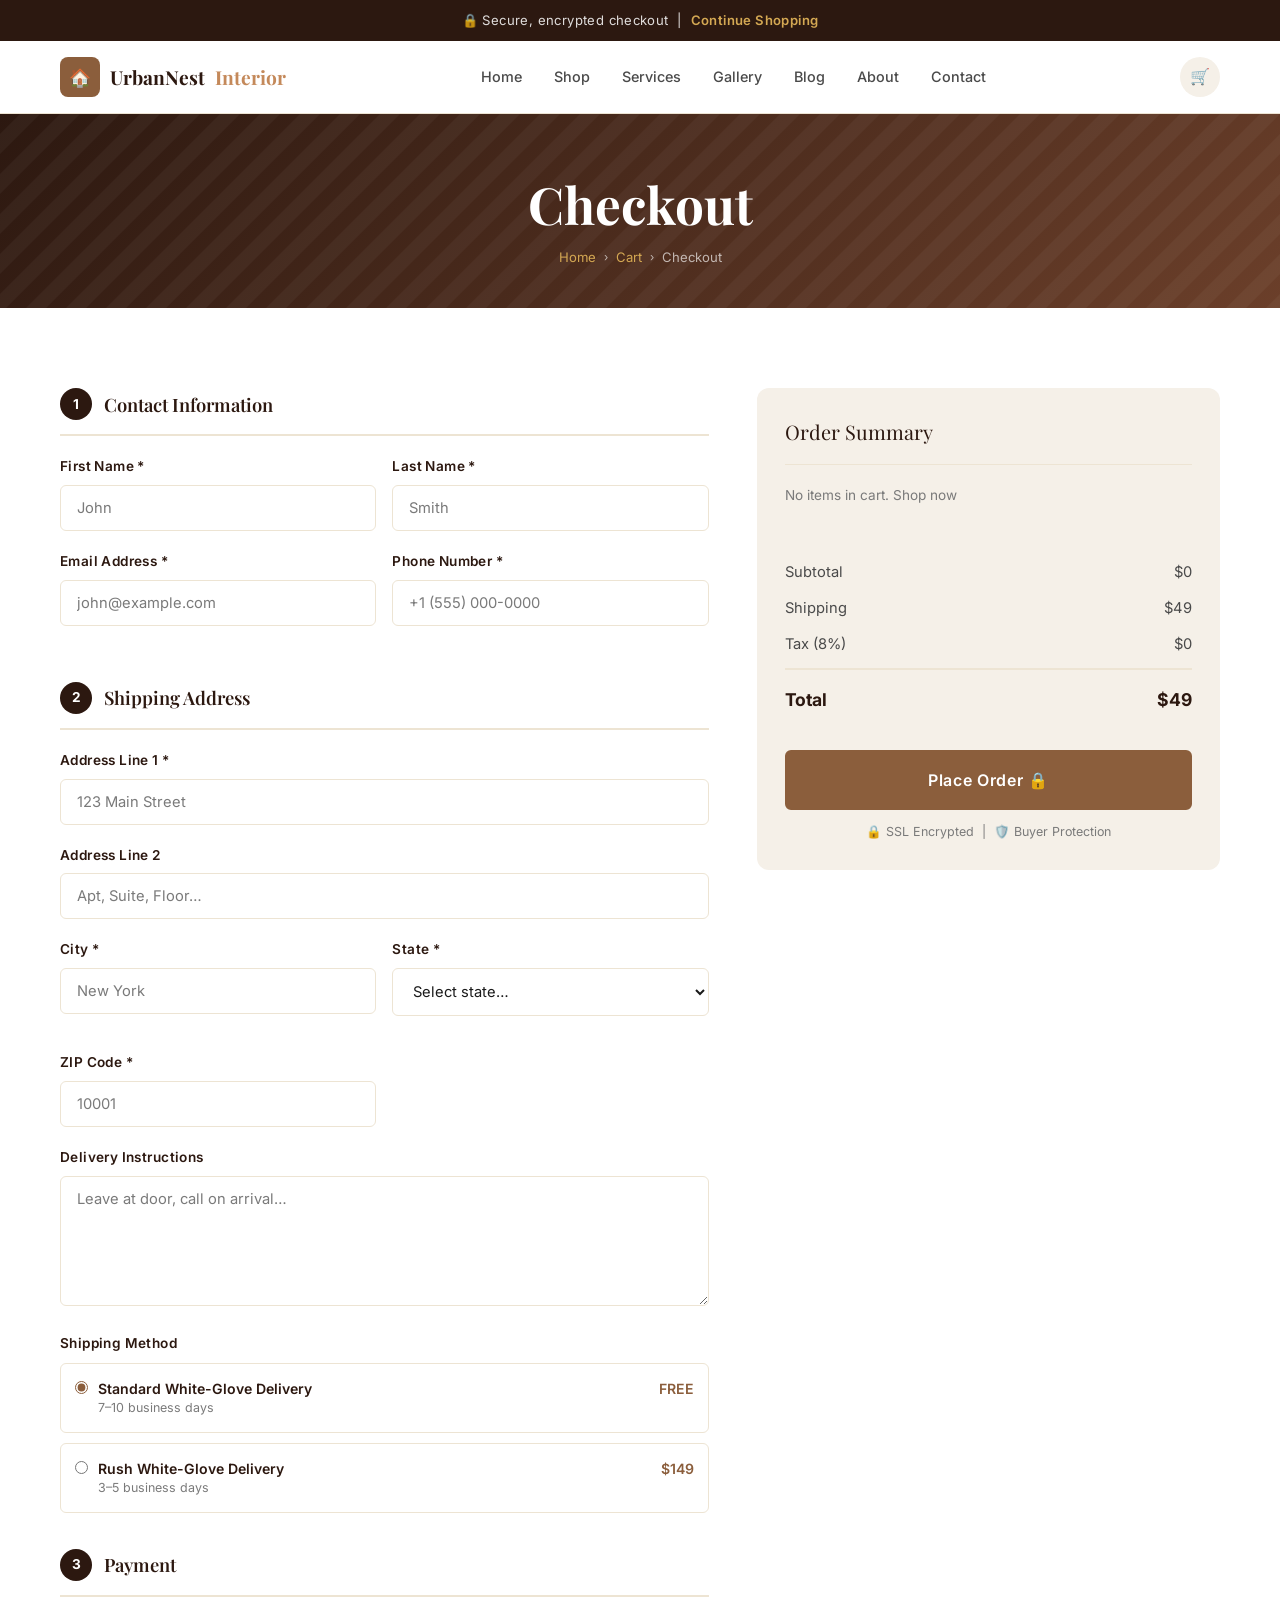
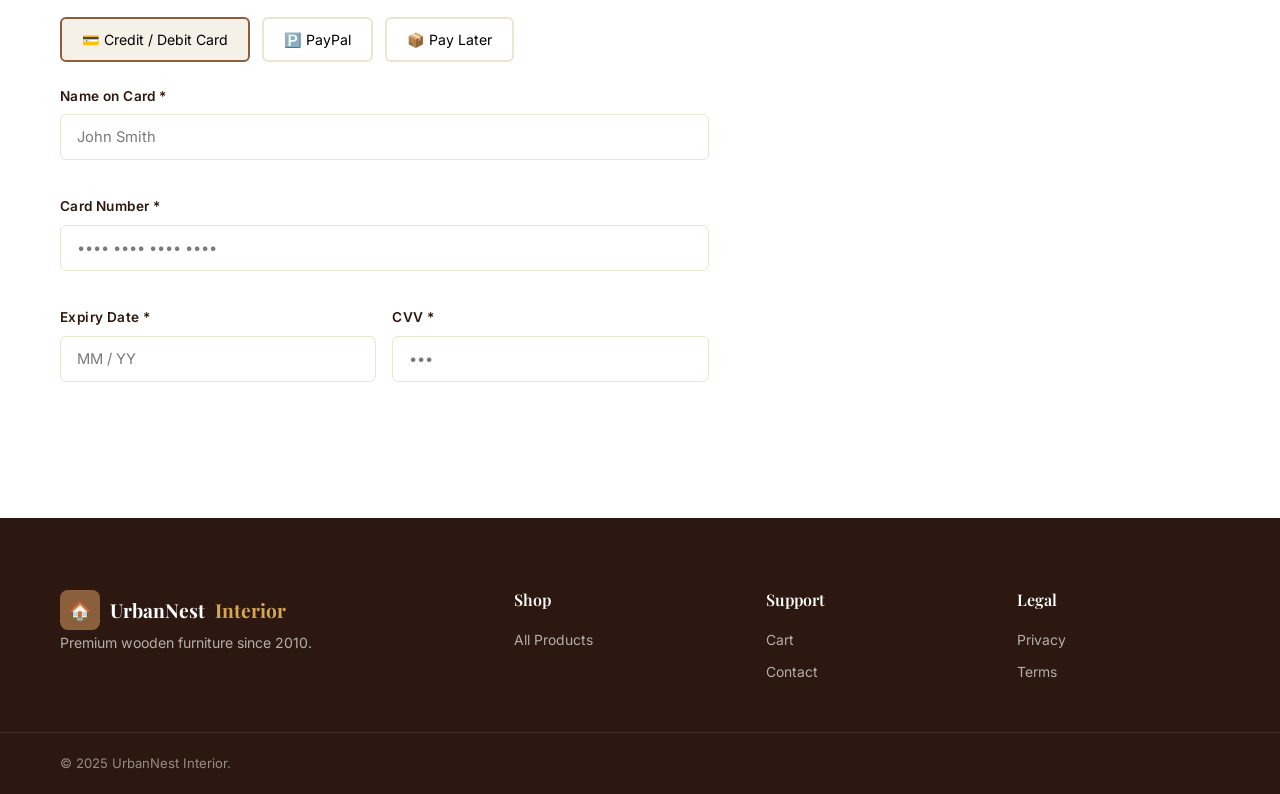
<file: checkout.html>
<!DOCTYPE html>
<html lang="en">
<head>
  <meta charset="UTF-8">
  <meta name="viewport" content="width=device-width, initial-scale=1.0">
  <title>Checkout — UrbanNest Interior</title>
  <link rel="stylesheet" href="css/style.css">
  <link rel="preconnect" href="https://fonts.googleapis.com">
  <style>
    .checkout-layout { display:grid; grid-template-columns:1.4fr 1fr; gap:48px; align-items:start; }
    .checkout-step { margin-bottom:36px; }
    .checkout-step__header { display:flex; align-items:center; gap:12px; margin-bottom:20px; padding-bottom:14px; border-bottom:2px solid var(--cream-dark); }
    .checkout-step__num { width:32px; height:32px; border-radius:50%; background:var(--brown-dark); color:#fff; font-weight:700; font-size:0.85rem; display:flex; align-items:center; justify-content:center; flex-shrink:0; }
    .checkout-step__title { font-family:var(--font-heading); font-size:1.15rem; font-weight:600; color:var(--brown-dark); }
    .payment-method { display:flex; gap:12px; flex-wrap:wrap; margin-bottom:24px; }
    .pay-btn { padding:12px 20px; border:2px solid var(--cream-dark); border-radius:var(--radius-sm); background:var(--white); font-size:0.88rem; cursor:pointer; transition:all var(--transition); }
    .pay-btn.active { border-color:var(--brown-main); background:var(--cream); }
    .card-fields { display:grid; gap:16px; }
    .card-row { display:grid; grid-template-columns:1fr 1fr; gap:16px; }
    .secure-badge { display:flex; align-items:center; gap:8px; font-size:0.78rem; color:var(--text-light); justify-content:center; margin-top:12px; }
    .checkout-success { display:none; text-align:center; padding:60px 20px; }
    @media(max-width:900px){ .checkout-layout{grid-template-columns:1fr;} }
    @media(max-width:500px){ .card-row{grid-template-columns:1fr;} }
  </style>
</head>
<body>

<div class="notif-bar">🔒 Secure, encrypted checkout &nbsp;|&nbsp; <a href="shop.html">Continue Shopping</a></div>

<header class="header">
  <div class="container"><div class="header__inner">
    <a href="index.html" class="logo"><div class="logo__icon">🏠</div>UrbanNest<span> Interior</span></a>
    <nav class="nav">
      <a href="index.html" class="nav__link">Home</a><a href="shop.html" class="nav__link">Shop</a>
      <a href="services.html" class="nav__link">Services</a><a href="gallery.html" class="nav__link">Gallery</a>
      <a href="blog.html" class="nav__link">Blog</a><a href="about.html" class="nav__link">About</a>
      <a href="contact.html" class="nav__link">Contact</a>
    </nav>
    <div class="header__actions">
      <a href="cart.html" class="cart-btn">🛒<span class="cart-count" style="display:none">0</span></a>
    </div>
    <button class="hamburger"><span></span><span></span><span></span></button>
  </div></div>
</header>
<nav class="mobile-nav">
  <a href="index.html" class="mobile-nav__link">Home</a><a href="shop.html" class="mobile-nav__link">Shop</a>
  <a href="cart.html" class="mobile-nav__link">🛒 Cart</a><a href="contact.html" class="mobile-nav__link">Contact</a>
</nav>

<section class="page-hero" style="padding:60px 0 40px">
  <div class="container page-hero__content">
    <h1 class="page-hero__title">Checkout</h1>
    <div class="breadcrumb">
      <a href="index.html">Home</a><span class="breadcrumb__sep">›</span>
      <a href="cart.html">Cart</a><span class="breadcrumb__sep">›</span>
      <span>Checkout</span>
    </div>
  </div>
</section>

<!-- Order success (shown after submit) -->
<div id="checkout-success" class="checkout-success">
  <div style="font-size:5rem;margin-bottom:20px">✅</div>
  <h2 style="font-family:var(--font-heading);font-size:2rem;color:var(--brown-dark);margin-bottom:12px">Order Confirmed!</h2>
  <p style="color:var(--text-mid);max-width:480px;margin:0 auto 32px;line-height:1.8">Thank you for your order! We've sent a confirmation to your email. Your handcrafted furniture will be delivered within 7–10 business days with our white-glove service.</p>
  <div style="background:var(--cream);border-radius:var(--radius-md);padding:24px;max-width:360px;margin:0 auto 32px">
    <div style="font-size:0.88rem;color:var(--text-mid)">Order Number</div>
    <div id="order-num" style="font-family:var(--font-heading);font-size:1.5rem;color:var(--brown-dark);font-weight:700">WC-00000</div>
  </div>
  <div style="display:flex;gap:16px;justify-content:center;flex-wrap:wrap">
    <a href="shop.html" class="btn btn--primary btn--lg">Continue Shopping</a>
    <a href="index.html" class="btn btn--outline btn--lg">Back to Home</a>
  </div>
</div>

<section id="checkout-section" class="section">
  <div class="container">
    <div class="checkout-layout">
      <!-- Left: Form -->
      <div>

        <!-- Step 1: Contact -->
        <div class="checkout-step">
          <div class="checkout-step__header">
            <div class="checkout-step__num">1</div>
            <div class="checkout-step__title">Contact Information</div>
          </div>
          <div class="form-row">
            <div class="form-group">
              <label class="form-label">First Name *</label>
              <input type="text" class="form-control" placeholder="John" required id="fname">
            </div>
            <div class="form-group">
              <label class="form-label">Last Name *</label>
              <input type="text" class="form-control" placeholder="Smith" required id="lname">
            </div>
          </div>
          <div class="form-row">
            <div class="form-group">
              <label class="form-label">Email Address *</label>
              <input type="email" class="form-control" placeholder="john@example.com" required>
            </div>
            <div class="form-group">
              <label class="form-label">Phone Number *</label>
              <input type="tel" class="form-control" placeholder="+1 (555) 000-0000" required>
            </div>
          </div>
        </div>

        <!-- Step 2: Shipping -->
        <div class="checkout-step">
          <div class="checkout-step__header">
            <div class="checkout-step__num">2</div>
            <div class="checkout-step__title">Shipping Address</div>
          </div>
          <div class="form-group">
            <label class="form-label">Address Line 1 *</label>
            <input type="text" class="form-control" placeholder="123 Main Street" required>
          </div>
          <div class="form-group">
            <label class="form-label">Address Line 2</label>
            <input type="text" class="form-control" placeholder="Apt, Suite, Floor…">
          </div>
          <div class="form-row">
            <div class="form-group">
              <label class="form-label">City *</label>
              <input type="text" class="form-control" placeholder="New York" required>
            </div>
            <div class="form-group">
              <label class="form-label">State *</label>
              <select class="form-control" required>
                <option value="">Select state…</option>
                <option>Alabama</option><option>Alaska</option><option>Arizona</option>
                <option>California</option><option>Colorado</option><option>Connecticut</option>
                <option>Florida</option><option>Georgia</option><option>Hawaii</option>
                <option>Illinois</option><option>Massachusetts</option><option>Michigan</option>
                <option>New York</option><option>North Carolina</option><option>Ohio</option>
                <option>Pennsylvania</option><option>Texas</option><option>Vermont</option>
                <option>Virginia</option><option>Washington</option>
              </select>
            </div>
            <div class="form-group">
              <label class="form-label">ZIP Code *</label>
              <input type="text" class="form-control" placeholder="10001" required>
            </div>
          </div>
          <div class="form-group">
            <label class="form-label">Delivery Instructions</label>
            <textarea class="form-control" rows="2" placeholder="Leave at door, call on arrival…"></textarea>
          </div>

          <!-- Shipping method -->
          <div class="form-group" style="margin-top:20px">
            <label class="form-label">Shipping Method</label>
            <div style="display:flex;flex-direction:column;gap:10px;margin-top:8px">
              <label class="check-label" style="padding:14px;border:1.5px solid var(--cream-dark);border-radius:var(--radius-sm);cursor:pointer">
                <input type="radio" name="shipping" value="standard" checked>
                <div style="flex:1">
                  <span style="font-weight:600;color:var(--brown-dark)">Standard White-Glove Delivery</span>
                  <span style="display:block;font-size:0.78rem;color:var(--text-light)">7–10 business days</span>
                </div>
                <span style="font-weight:600;color:var(--brown-main)">FREE</span>
              </label>
              <label class="check-label" style="padding:14px;border:1.5px solid var(--cream-dark);border-radius:var(--radius-sm);cursor:pointer">
                <input type="radio" name="shipping" value="rush">
                <div style="flex:1">
                  <span style="font-weight:600;color:var(--brown-dark)">Rush White-Glove Delivery</span>
                  <span style="display:block;font-size:0.78rem;color:var(--text-light)">3–5 business days</span>
                </div>
                <span style="font-weight:600;color:var(--brown-main)">$149</span>
              </label>
            </div>
          </div>
        </div>

        <!-- Step 3: Payment -->
        <div class="checkout-step">
          <div class="checkout-step__header">
            <div class="checkout-step__num">3</div>
            <div class="checkout-step__title">Payment</div>
          </div>
          <div class="payment-method">
            <button class="pay-btn active" onclick="setPayMethod(this,'card')">💳 Credit / Debit Card</button>
            <button class="pay-btn" onclick="setPayMethod(this,'paypal')">🅿️ PayPal</button>
            <button class="pay-btn" onclick="setPayMethod(this,'affirm')">📦 Pay Later</button>
          </div>

          <div id="card-fields" class="card-fields">
            <div class="form-group">
              <label class="form-label">Name on Card *</label>
              <input type="text" class="form-control" placeholder="John Smith" required>
            </div>
            <div class="form-group">
              <label class="form-label">Card Number *</label>
              <input type="text" class="form-control" placeholder="•••• •••• •••• ••••" maxlength="19" id="card-num" required>
            </div>
            <div class="card-row">
              <div class="form-group">
                <label class="form-label">Expiry Date *</label>
                <input type="text" class="form-control" placeholder="MM / YY" maxlength="7" required>
              </div>
              <div class="form-group">
                <label class="form-label">CVV *</label>
                <input type="text" class="form-control" placeholder="•••" maxlength="4" required>
              </div>
            </div>
          </div>

          <div id="paypal-fields" style="display:none;padding:24px;background:var(--cream);border-radius:var(--radius-sm);text-align:center;color:var(--text-mid);">
            You'll be redirected to PayPal to complete your payment securely.
          </div>
          <div id="affirm-fields" style="display:none;padding:24px;background:var(--cream);border-radius:var(--radius-sm);text-align:center;color:var(--text-mid);">
            Pay later with 0% APR for 12 months on qualifying orders. You'll be directed to our financing partner.
          </div>
        </div>

      </div>

      <!-- Right: Summary -->
      <div>
        <div class="order-summary" style="position:sticky;top:88px">
          <div class="order-summary__title">Order Summary</div>
          <div id="checkout-items-list" style="margin-bottom:16px;min-height:60px;"></div>
          <div class="summary-row"><span>Subtotal</span><span id="co-subtotal">—</span></div>
          <div class="summary-row"><span>Shipping</span><span id="co-shipping">FREE</span></div>
          <div class="summary-row"><span>Tax (8%)</span><span id="co-tax">—</span></div>
          <div class="summary-row summary-row--total"><span>Total</span><span id="co-total">—</span></div>

          <button class="btn btn--primary btn--full btn--lg" style="margin-top:24px" onclick="placeOrder(event)">
            Place Order 🔒
          </button>
          <div class="secure-badge">🔒 SSL Encrypted &nbsp;|&nbsp; 🛡️ Buyer Protection</div>
        </div>
      </div>
    </div>
  </div>
</section>

<footer class="footer">
  <div class="container">
    <div class="footer__grid">
      <div class="footer__brand"><a href="index.html" class="logo" style="color:#fff"><div class="logo__icon">🏠</div>UrbanNest<span style="color:var(--gold)"> Interior</span></a><p class="footer__desc">Premium wooden furniture since 2010.</p></div>
      <div><h4 class="footer__heading">Shop</h4><div class="footer__links"><a href="shop.html" class="footer__link">All Products</a></div></div>
      <div><h4 class="footer__heading">Support</h4><div class="footer__links"><a href="cart.html" class="footer__link">Cart</a><a href="contact.html" class="footer__link">Contact</a></div></div>
      <div><h4 class="footer__heading">Legal</h4><div class="footer__links"><a href="#" class="footer__link">Privacy</a><a href="#" class="footer__link">Terms</a></div></div>
    </div>
  </div>
  <div style="border-top:1px solid rgba(255,255,255,0.1);padding:20px 0;"><div class="container" style="font-size:0.82rem;color:rgba(255,255,255,0.5);">© 2025 UrbanNest Interior.</div></div>
</footer>

<script src="js/main.js"></script>
<script>
function setPayMethod(btn, method) {
  document.querySelectorAll('.pay-btn').forEach(b => b.classList.remove('active'));
  btn.classList.add('active');
  document.getElementById('card-fields').style.display = method === 'card' ? 'grid' : 'none';
  document.getElementById('paypal-fields').style.display = method === 'paypal' ? 'block' : 'none';
  document.getElementById('affirm-fields').style.display = method === 'affirm' ? 'block' : 'none';
}

// Card number formatting
const cardInput = document.getElementById('card-num');
if (cardInput) {
  cardInput.addEventListener('input', function () {
    let val = this.value.replace(/\D/g, '').substring(0, 16);
    this.value = val.replace(/(.{4})/g, '$1 ').trim();
  });
}

// Populate order summary
function populateSummary() {
  const cart = JSON.parse(localStorage.getItem('wc_cart') || '[]');
  const list = document.getElementById('checkout-items-list');
  if (list) {
    if (cart.length === 0) {
      list.innerHTML = '<p style="font-size:0.85rem;color:var(--text-light)">No items in cart. <a href="shop.html">Shop now</a></p>';
    } else {
      list.innerHTML = cart.map(i => `
        <div style="display:flex;gap:12px;padding:10px 0;border-bottom:1px solid var(--cream-dark);align-items:center">
          <div style="width:50px;height:38px;border-radius:4px;overflow:hidden;background:var(--cream);flex-shrink:0">
            ${i.image ? `<img src="${i.image}" style="width:100%;height:100%;object-fit:cover">` : '🪑'}
          </div>
          <div style="flex:1;font-size:0.82rem;color:var(--brown-dark);font-weight:500">${i.name} <span style="color:var(--text-light);font-weight:400">×${i.qty||1}</span></div>
          <div style="font-size:0.85rem;font-weight:600;color:var(--brown-main)">$${((i.price||0)*(i.qty||1)).toLocaleString()}</div>
        </div>
      `).join('');
    }
  }
  const subtotal = cart.reduce((s,i) => s+(i.price||0)*(i.qty||1), 0);
  const shipping = subtotal > 999 ? 0 : 49;
  const tax = Math.round(subtotal * 0.08);
  const total = subtotal + shipping + tax;
  const set = (id, val) => { const el = document.getElementById(id); if (el) el.textContent = val; };
  set('co-subtotal', '$' + subtotal.toLocaleString());
  set('co-shipping', shipping === 0 ? 'FREE' : '$' + shipping);
  set('co-tax', '$' + tax.toLocaleString());
  set('co-total', '$' + total.toLocaleString());
}

function placeOrder(e) {
  e.preventDefault();
  const btn = e.currentTarget;
  btn.textContent = 'Processing…';
  btn.disabled = true;
  setTimeout(() => {
    // Clear cart
    localStorage.removeItem('wc_cart');
    // Generate order number
    const orderNum = 'WC-' + Date.now().toString().slice(-6);
    document.getElementById('order-num').textContent = orderNum;
    // Show success
    document.getElementById('checkout-section').style.display = 'none';
    document.getElementById('checkout-success').style.display = 'block';
    window.scrollTo({top:0, behavior:'smooth'});
    window.updateCartCount?.();
  }, 2000);
}

document.addEventListener('DOMContentLoaded', populateSummary);
</script>
</body>
</html>
</file>
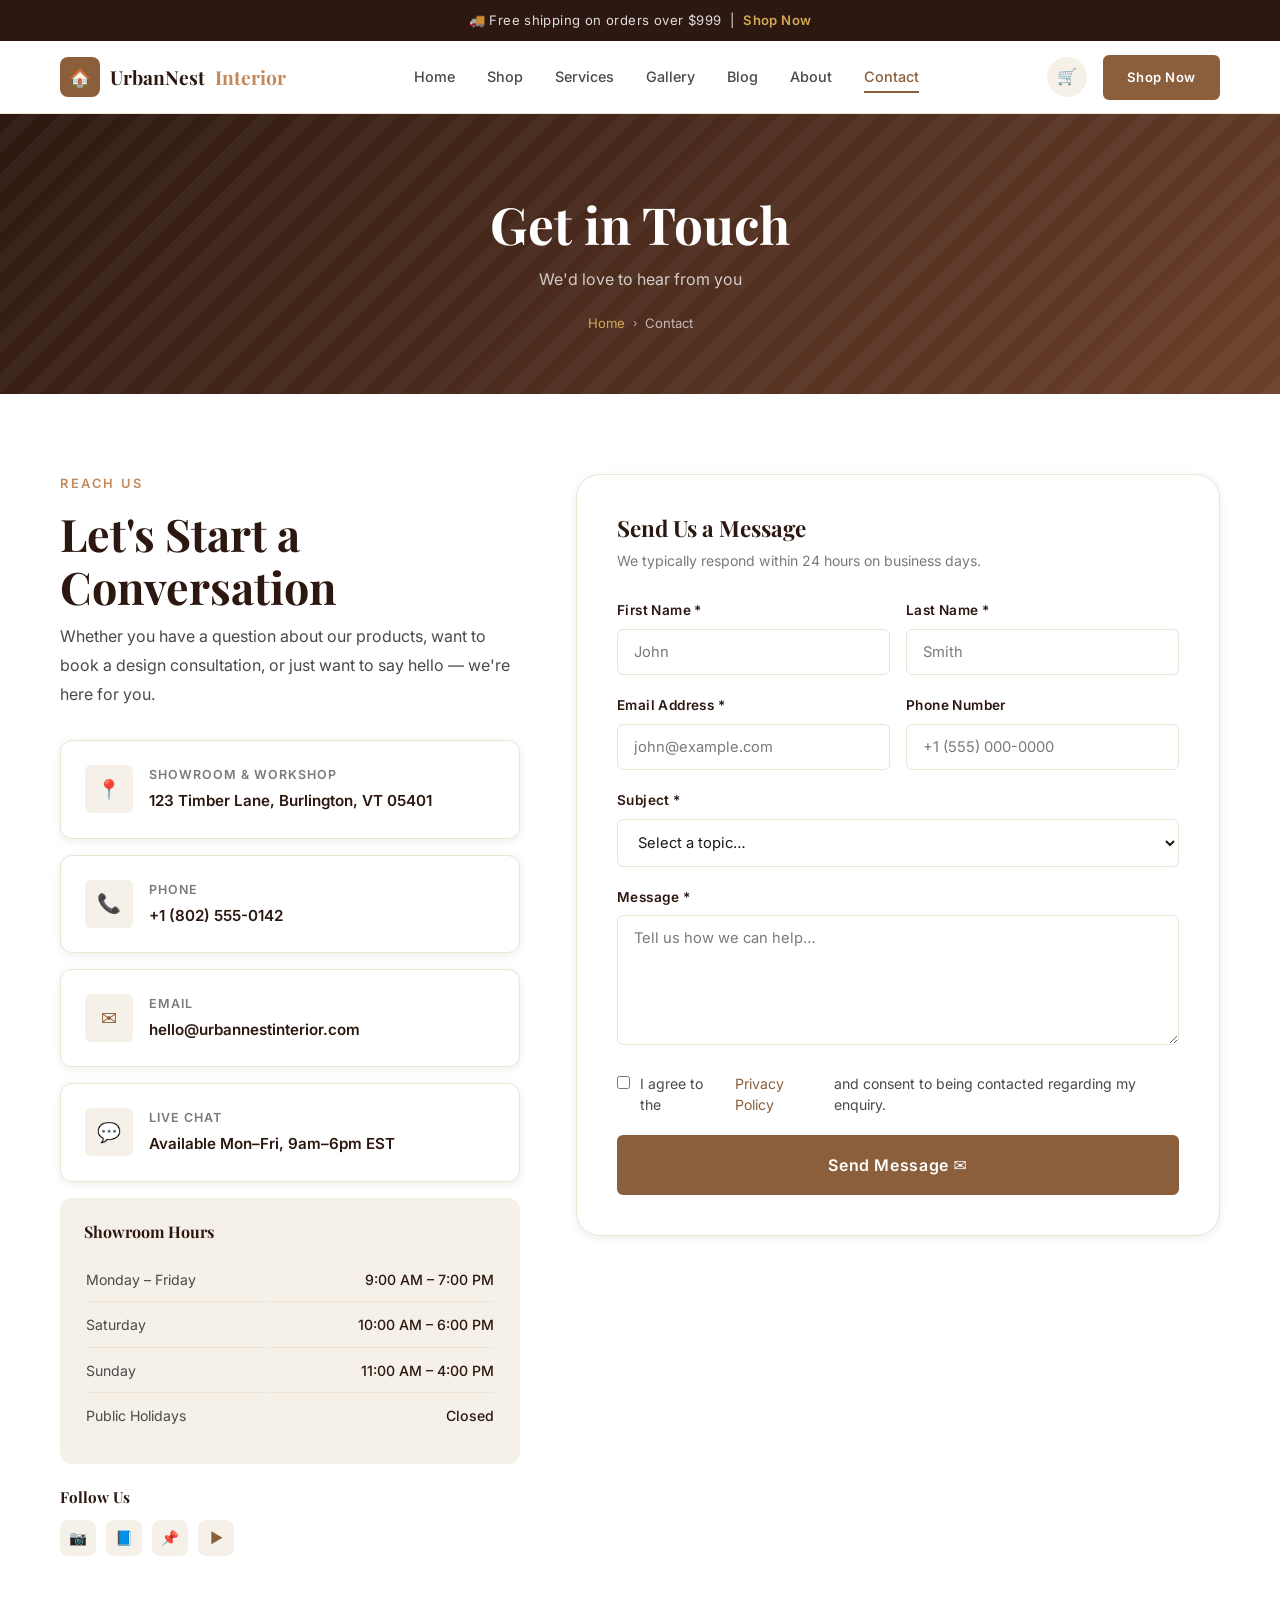
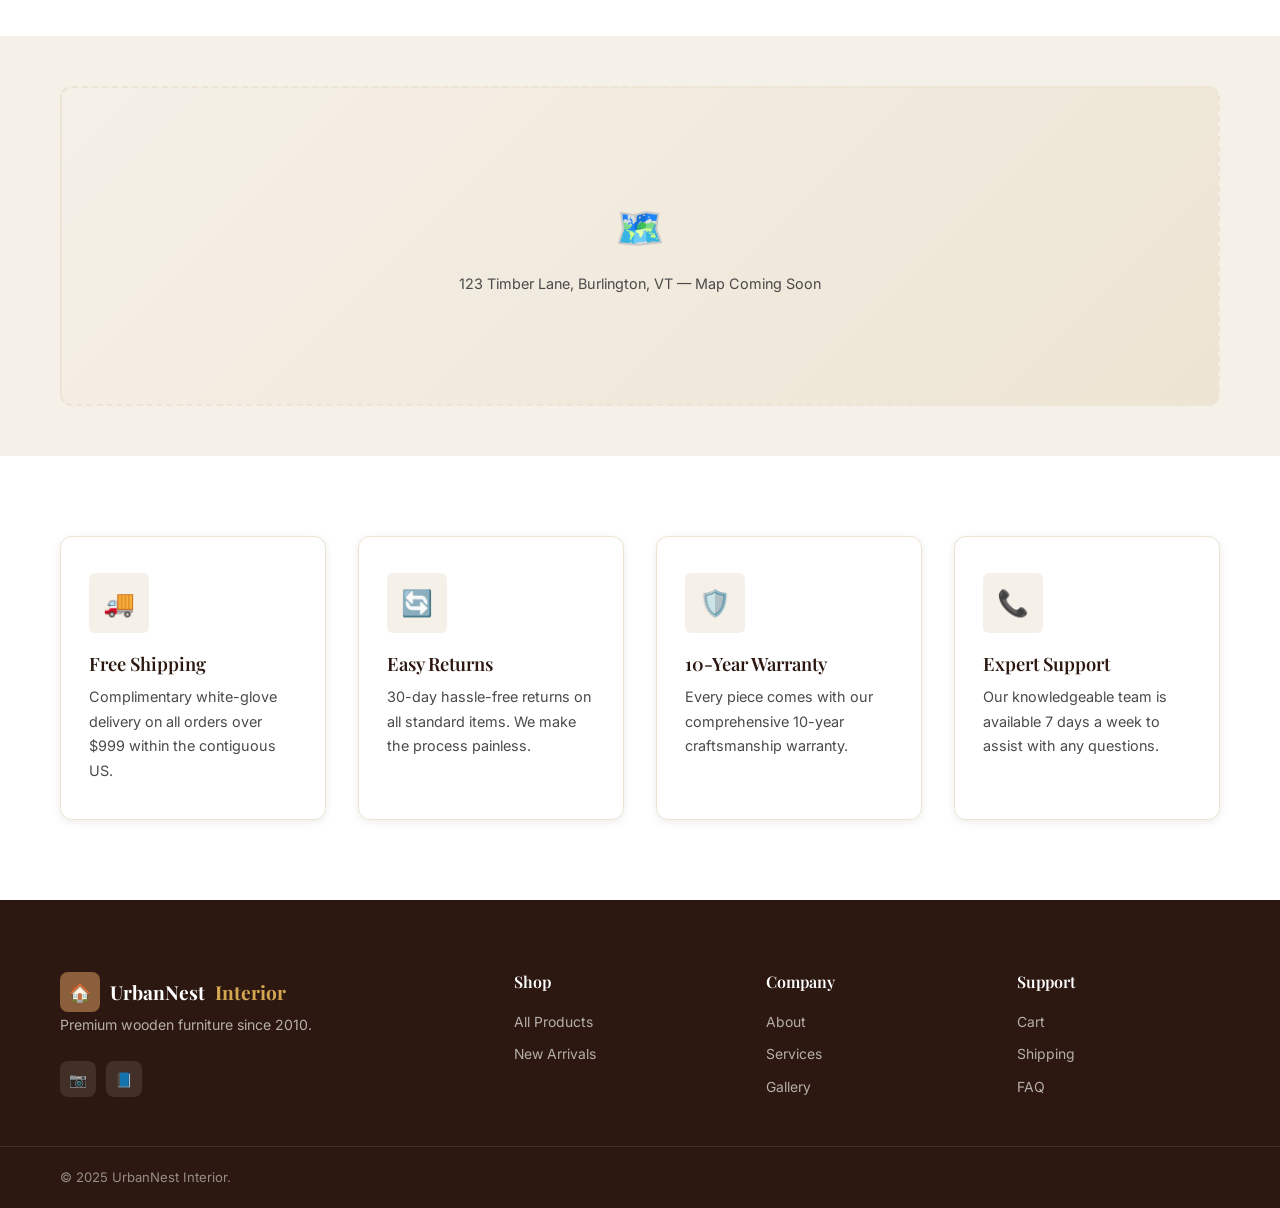
<file: contact.html>
<!DOCTYPE html>
<html lang="en">
<head>
  <meta charset="UTF-8">
  <meta name="viewport" content="width=device-width, initial-scale=1.0">
  <title>Contact Us — UrbanNest Interior</title>
  <link rel="stylesheet" href="css/style.css">
  <link rel="preconnect" href="https://fonts.googleapis.com">
  <style>
    .contact-layout { display:grid; grid-template-columns:1fr 1.4fr; gap:56px; align-items:start; }
    .hours-table { width:100%; font-size:0.88rem; }
    .hours-table tr td { padding:10px 0; border-bottom:1px solid var(--cream-dark); color:var(--text-mid); }
    .hours-table tr td:last-child { text-align:right; font-weight:500; color:var(--brown-dark); }
    .hours-table tr:last-child td { border-bottom:none; }
    @media(max-width:900px){ .contact-layout{grid-template-columns:1fr;gap:40px;} }
  </style>
</head>
<body>

<div class="notif-bar">🚚 Free shipping on orders over $999 &nbsp;|&nbsp; <a href="shop.html">Shop Now</a></div>

<header class="header">
  <div class="container"><div class="header__inner">
    <a href="index.html" class="logo"><div class="logo__icon">🏠</div>UrbanNest<span> Interior</span></a>
    <nav class="nav">
      <a href="index.html" class="nav__link">Home</a><a href="shop.html" class="nav__link">Shop</a>
      <a href="services.html" class="nav__link">Services</a><a href="gallery.html" class="nav__link">Gallery</a>
      <a href="blog.html" class="nav__link">Blog</a><a href="about.html" class="nav__link">About</a>
      <a href="contact.html" class="nav__link">Contact</a>
    </nav>
    <div class="header__actions">
      <a href="cart.html" class="cart-btn">🛒<span class="cart-count" style="display:none">0</span></a>
      <a href="shop.html" class="btn btn--primary btn--sm">Shop Now</a>
    </div>
    <button class="hamburger"><span></span><span></span><span></span></button>
  </div></div>
</header>
<nav class="mobile-nav">
  <a href="index.html" class="mobile-nav__link">Home</a><a href="shop.html" class="mobile-nav__link">Shop</a>
  <a href="services.html" class="mobile-nav__link">Services</a><a href="gallery.html" class="mobile-nav__link">Gallery</a>
  <a href="blog.html" class="mobile-nav__link">Blog</a><a href="about.html" class="mobile-nav__link">About</a>
  <a href="contact.html" class="mobile-nav__link">Contact</a><a href="cart.html" class="mobile-nav__link">🛒 Cart</a>
</nav>

<section class="page-hero">
  <div class="container page-hero__content">
    <h1 class="page-hero__title">Get in Touch</h1>
    <p class="page-hero__sub">We'd love to hear from you</p>
    <div class="breadcrumb"><a href="index.html">Home</a><span class="breadcrumb__sep">›</span><span>Contact</span></div>
  </div>
</section>

<section class="section">
  <div class="container">
    <div class="contact-layout">

      <!-- Left: Info -->
      <div>
        <span class="section-label">Reach Us</span>
        <h2 class="section-title" style="margin-bottom:8px">Let's Start a Conversation</h2>
        <p style="color:var(--text-mid);line-height:1.8;margin-bottom:32px;">Whether you have a question about our products, want to book a design consultation, or just want to say hello — we're here for you.</p>

        <div class="contact-card">
          <div class="contact-card__icon">📍</div>
          <div>
            <div class="contact-card__label">Showroom & Workshop</div>
            <div class="contact-card__val">123 Timber Lane, Burlington, VT 05401</div>
          </div>
        </div>

        <div class="contact-card">
          <div class="contact-card__icon">📞</div>
          <div>
            <div class="contact-card__label">Phone</div>
            <div class="contact-card__val">+1 (802) 555-0142</div>
          </div>
        </div>

        <div class="contact-card">
          <div class="contact-card__icon">✉️</div>
          <div>
            <div class="contact-card__label">Email</div>
            <div class="contact-card__val">hello@urbannestinterior.com</div>
          </div>
        </div>

        <div class="contact-card">
          <div class="contact-card__icon">💬</div>
          <div>
            <div class="contact-card__label">Live Chat</div>
            <div class="contact-card__val">Available Mon–Fri, 9am–6pm EST</div>
          </div>
        </div>

        <!-- Hours -->
        <div style="background:var(--cream);border-radius:var(--radius-md);padding:24px;margin-top:8px">
          <h4 style="font-family:var(--font-heading);font-size:1rem;color:var(--brown-dark);margin-bottom:16px;">Showroom Hours</h4>
          <table class="hours-table">
            <tr><td>Monday – Friday</td><td>9:00 AM – 7:00 PM</td></tr>
            <tr><td>Saturday</td><td>10:00 AM – 6:00 PM</td></tr>
            <tr><td>Sunday</td><td>11:00 AM – 4:00 PM</td></tr>
            <tr><td>Public Holidays</td><td>Closed</td></tr>
          </table>
        </div>

        <!-- Social -->
        <div style="margin-top:24px">
          <h4 style="font-family:var(--font-heading);font-size:0.95rem;color:var(--brown-dark);margin-bottom:14px;">Follow Us</h4>
          <div style="display:flex;gap:10px">
            <a href="#" class="social-btn" style="background:var(--cream);color:var(--brown-main)">📷</a>
            <a href="#" class="social-btn" style="background:var(--cream);color:var(--brown-main)">📘</a>
            <a href="#" class="social-btn" style="background:var(--cream);color:var(--brown-main)">📌</a>
            <a href="#" class="social-btn" style="background:var(--cream);color:var(--brown-main)">▶️</a>
          </div>
        </div>
      </div>

      <!-- Right: Form -->
      <div>
        <div style="background:var(--white);border:1px solid var(--cream-dark);border-radius:var(--radius-lg);padding:40px;box-shadow:var(--shadow-sm);">
          <h3 style="font-family:var(--font-heading);font-size:1.4rem;color:var(--brown-dark);margin-bottom:8px">Send Us a Message</h3>
          <p style="font-size:0.88rem;color:var(--text-light);margin-bottom:28px">We typically respond within 24 hours on business days.</p>
          <form id="contact-form">
            <div class="form-row">
              <div class="form-group">
                <label class="form-label">First Name *</label>
                <input type="text" class="form-control" placeholder="John" required>
              </div>
              <div class="form-group">
                <label class="form-label">Last Name *</label>
                <input type="text" class="form-control" placeholder="Smith" required>
              </div>
            </div>
            <div class="form-row">
              <div class="form-group">
                <label class="form-label">Email Address *</label>
                <input type="email" class="form-control" placeholder="john@example.com" required>
              </div>
              <div class="form-group">
                <label class="form-label">Phone Number</label>
                <input type="tel" class="form-control" placeholder="+1 (555) 000-0000">
              </div>
            </div>
            <div class="form-group">
              <label class="form-label">Subject *</label>
              <select class="form-control" required>
                <option value="">Select a topic…</option>
                <option>Product Enquiry</option>
                <option>Custom Order</option>
                <option>Design Consultation</option>
                <option>Delivery & Installation</option>
                <option>Returns & Warranty</option>
                <option>Other</option>
              </select>
            </div>
            <div class="form-group">
              <label class="form-label">Message *</label>
              <textarea class="form-control" rows="5" placeholder="Tell us how we can help…" required></textarea>
            </div>
            <div class="form-group">
              <label class="check-label">
                <input type="checkbox" required>
                I agree to the <a href="#" style="color:var(--brown-main)">Privacy Policy</a> and consent to being contacted regarding my enquiry.
              </label>
            </div>
            <button type="submit" class="btn btn--primary btn--full btn--lg">Send Message ✉️</button>
          </form>
        </div>
      </div>
    </div>
  </div>
</section>

<!-- Map -->
<section class="section--sm section--cream">
  <div class="container">
    <div class="map-placeholder">
      <span>🗺️</span>
      <p>123 Timber Lane, Burlington, VT — Map Coming Soon</p>
    </div>
  </div>
</section>

<!-- Features -->
<section class="section">
  <div class="container">
    <div class="features-grid">
      <div class="feature-card">
        <div class="feature-card__icon">🚚</div>
        <h3 class="feature-card__title">Free Shipping</h3>
        <p class="feature-card__text">Complimentary white-glove delivery on all orders over $999 within the contiguous US.</p>
      </div>
      <div class="feature-card">
        <div class="feature-card__icon">🔄</div>
        <h3 class="feature-card__title">Easy Returns</h3>
        <p class="feature-card__text">30-day hassle-free returns on all standard items. We make the process painless.</p>
      </div>
      <div class="feature-card">
        <div class="feature-card__icon">🛡️</div>
        <h3 class="feature-card__title">10-Year Warranty</h3>
        <p class="feature-card__text">Every piece comes with our comprehensive 10-year craftsmanship warranty.</p>
      </div>
      <div class="feature-card">
        <div class="feature-card__icon">📞</div>
        <h3 class="feature-card__title">Expert Support</h3>
        <p class="feature-card__text">Our knowledgeable team is available 7 days a week to assist with any questions.</p>
      </div>
    </div>
  </div>
</section>

<footer class="footer">
  <div class="container">
    <div class="footer__grid">
      <div class="footer__brand"><a href="index.html" class="logo" style="color:#fff"><div class="logo__icon">🏠</div>UrbanNest<span style="color:var(--gold)"> Interior</span></a><p class="footer__desc">Premium wooden furniture since 2010.</p><div class="footer__social"><a href="#" class="social-btn">📷</a><a href="#" class="social-btn">📘</a></div></div>
      <div><h4 class="footer__heading">Shop</h4><div class="footer__links"><a href="shop.html" class="footer__link">All Products</a><a href="shop.html" class="footer__link">New Arrivals</a></div></div>
      <div><h4 class="footer__heading">Company</h4><div class="footer__links"><a href="about.html" class="footer__link">About</a><a href="services.html" class="footer__link">Services</a><a href="gallery.html" class="footer__link">Gallery</a></div></div>
      <div><h4 class="footer__heading">Support</h4><div class="footer__links"><a href="cart.html" class="footer__link">Cart</a><a href="#" class="footer__link">Shipping</a><a href="#" class="footer__link">FAQ</a></div></div>
    </div>
  </div>
  <div style="border-top:1px solid rgba(255,255,255,0.1);padding:20px 0;"><div class="container" style="font-size:0.82rem;color:rgba(255,255,255,0.5);">© 2025 UrbanNest Interior.</div></div>
</footer>

<script src="js/main.js"></script>
</body>
</html>
</file>
<file: css/style.css>
/* =========================================================
   UrbanNest Interior — Main Stylesheet
   ========================================================= */

/* --- Google Fonts import (via @import at top) --- */
@import url('https://fonts.googleapis.com/css2?family=Playfair+Display:wght@400;600;700&family=Inter:wght@300;400;500;600&display=swap');

/* --- CSS Variables --- */
:root {
  --brown-dark:   #2C1810;
  --brown-mid:    #6B3F2A;
  --brown-main:   #8B5E3C;
  --brown-light:  #C4895A;
  --gold:         #D4A853;
  --gold-light:   #F0C97A;
  --cream:        #F5F0E8;
  --cream-dark:   #EDE4D3;
  --white:        #FFFFFF;
  --text-dark:    #1A1A1A;
  --text-mid:     #4A4A4A;
  --text-light:   #7A7A7A;
  --shadow-sm:    0 2px 8px rgba(44,24,16,0.08);
  --shadow-md:    0 6px 24px rgba(44,24,16,0.12);
  --shadow-lg:    0 16px 48px rgba(44,24,16,0.18);
  --radius-sm:    6px;
  --radius-md:    12px;
  --radius-lg:    24px;
  --transition:   0.3s ease;
  --font-heading: 'Playfair Display', Georgia, serif;
  --font-body:    'Inter', system-ui, sans-serif;
}

/* --- Reset & Base --- */
*, *::before, *::after { box-sizing: border-box; margin: 0; padding: 0; }

html { scroll-behavior: smooth; font-size: 16px; }

body {
  font-family: var(--font-body);
  color: var(--text-dark);
  background: var(--white);
  line-height: 1.6;
  overflow-x: hidden;
}

img { max-width: 100%; height: auto; display: block; }
a { text-decoration: none; color: inherit; }
ul, ol { list-style: none; }
button, input, select, textarea { font-family: inherit; }

/* --- Utility classes --- */
.container { max-width: 1200px; margin: 0 auto; padding: 0 20px; }
.container--wide { max-width: 1400px; margin: 0 auto; padding: 0 20px; }

.section { padding: 80px 0; }
.section--sm { padding: 50px 0; }
.section--lg { padding: 120px 0; }
.section--cream { background: var(--cream); }
.section--dark { background: var(--brown-dark); color: var(--white); }
.section--brown { background: var(--brown-main); color: var(--white); }

.text-center { text-align: center; }
.text-right  { text-align: right; }

.badge {
  display: inline-block;
  padding: 6px 16px;
  background: var(--gold);
  color: var(--brown-dark);
  font-size: 0.78rem;
  font-weight: 600;
  letter-spacing: 0.12em;
  text-transform: uppercase;
  border-radius: 50px;
}

/* --- Typography --- */
h1,h2,h3,h4,h5,h6 {
  font-family: var(--font-heading);
  line-height: 1.2;
  color: var(--brown-dark);
}

.section--dark h1,
.section--dark h2,
.section--dark h3,
.section--brown h1,
.section--brown h2,
.section--brown h3 { color: var(--white); }

.section-label {
  display: block;
  font-size: 0.8rem;
  font-weight: 600;
  letter-spacing: 0.2em;
  text-transform: uppercase;
  color: var(--brown-light);
  margin-bottom: 12px;
}
.section--dark .section-label,
.section--brown .section-label { color: var(--gold-light); }

.section-title {
  font-size: clamp(1.8rem, 4vw, 2.8rem);
  font-weight: 700;
  margin-bottom: 16px;
}

.section-sub {
  font-size: 1.05rem;
  color: var(--text-mid);
  max-width: 600px;
  line-height: 1.7;
}
.text-center .section-sub { margin: 0 auto; }
.section--dark .section-sub,
.section--brown .section-sub { color: rgba(255,255,255,0.8); }

/* --- Buttons --- */
.btn {
  display: inline-flex;
  align-items: center;
  gap: 8px;
  padding: 14px 32px;
  border-radius: var(--radius-sm);
  font-size: 0.9rem;
  font-weight: 600;
  letter-spacing: 0.04em;
  cursor: pointer;
  border: 2px solid transparent;
  transition: all var(--transition);
  white-space: nowrap;
}

.btn--primary {
  background: var(--brown-main);
  color: var(--white);
  border-color: var(--brown-main);
}
.btn--primary:hover {
  background: var(--brown-mid);
  border-color: var(--brown-mid);
  transform: translateY(-2px);
  box-shadow: var(--shadow-md);
}

.btn--gold {
  background: var(--gold);
  color: var(--brown-dark);
  border-color: var(--gold);
}
.btn--gold:hover {
  background: var(--gold-light);
  border-color: var(--gold-light);
  transform: translateY(-2px);
  box-shadow: var(--shadow-md);
}

.btn--outline {
  background: transparent;
  color: var(--brown-main);
  border-color: var(--brown-main);
}
.btn--outline:hover {
  background: var(--brown-main);
  color: var(--white);
  transform: translateY(-2px);
}

.btn--outline-white {
  background: transparent;
  color: var(--white);
  border-color: var(--white);
}
.btn--outline-white:hover {
  background: var(--white);
  color: var(--brown-dark);
}

.btn--sm { padding: 10px 22px; font-size: 0.82rem; }
.btn--lg { padding: 18px 44px; font-size: 1rem; }
.btn--full { width: 100%; justify-content: center; }

/* --- Header / Navigation --- */
.header {
  position: sticky;
  top: 0;
  z-index: 1000;
  background: rgba(255,255,255,0.97);
  backdrop-filter: blur(12px);
  -webkit-backdrop-filter: blur(12px);
  border-bottom: 1px solid var(--cream-dark);
  transition: box-shadow var(--transition);
}
.header.scrolled { box-shadow: var(--shadow-md); }

.header__inner {
  display: flex;
  align-items: center;
  justify-content: space-between;
  height: 72px;
}

.logo {
  display: flex;
  align-items: center;
  gap: 10px;
  font-family: var(--font-heading);
  font-size: 1.2rem;
  font-weight: 700;
  color: var(--brown-dark);
  white-space: nowrap;
}
.logo__icon {
  width: 40px;
  height: 40px;
  background: var(--brown-main);
  border-radius: 8px;
  display: flex;
  align-items: center;
  justify-content: center;
  color: var(--white);
  font-size: 1.1rem;
}
.logo span { color: var(--brown-light); }

.nav { display: flex; align-items: center; gap: 32px; }

.nav__link {
  font-size: 0.9rem;
  font-weight: 500;
  color: var(--text-mid);
  position: relative;
  transition: color var(--transition);
}
.nav__link::after {
  content: '';
  position: absolute;
  bottom: -4px; left: 0;
  width: 0; height: 2px;
  background: var(--brown-main);
  transition: width var(--transition);
}
.nav__link:hover,
.nav__link.active { color: var(--brown-main); }
.nav__link:hover::after,
.nav__link.active::after { width: 100%; }

.header__actions { display: flex; align-items: center; gap: 16px; }

.cart-btn {
  position: relative;
  width: 40px; height: 40px;
  border-radius: 50%;
  background: var(--cream);
  border: none;
  cursor: pointer;
  display: flex; align-items: center; justify-content: center;
  color: var(--brown-dark);
  font-size: 1rem;
  transition: all var(--transition);
  text-decoration: none;
}
.cart-btn:hover { background: var(--brown-main); color: var(--white); }
.cart-count {
  position: absolute;
  top: -4px; right: -4px;
  width: 18px; height: 18px;
  background: var(--gold);
  color: var(--brown-dark);
  font-size: 0.65rem;
  font-weight: 700;
  border-radius: 50%;
  display: flex; align-items: center; justify-content: center;
}

.hamburger {
  display: none;
  flex-direction: column;
  gap: 5px;
  cursor: pointer;
  background: none;
  border: none;
  padding: 4px;
}
.hamburger span {
  display: block;
  width: 24px; height: 2px;
  background: var(--brown-dark);
  border-radius: 2px;
  transition: all var(--transition);
}
.hamburger.active span:nth-child(1) { transform: rotate(45deg) translate(5px,5px); }
.hamburger.active span:nth-child(2) { opacity: 0; }
.hamburger.active span:nth-child(3) { transform: rotate(-45deg) translate(5px,-5px); }

/* --- Mobile Nav --- */
.mobile-nav {
  display: none;
  position: fixed;
  top: 72px; left: 0; right: 0; bottom: 0;
  background: var(--white);
  z-index: 999;
  padding: 32px 24px;
  flex-direction: column;
  gap: 8px;
  overflow-y: auto;
}
.mobile-nav.open { display: flex; }
.mobile-nav__link {
  display: block;
  padding: 14px 0;
  font-size: 1.1rem;
  font-weight: 500;
  color: var(--text-dark);
  border-bottom: 1px solid var(--cream-dark);
  transition: color var(--transition);
}
.mobile-nav__link:hover,
.mobile-nav__link.active { color: var(--brown-main); }

/* --- Hero Section --- */
.hero {
  position: relative;
  min-height: 90vh;
  display: flex;
  align-items: center;
  overflow: hidden;
  background: var(--cream);
}

.hero__bg {
  position: absolute;
  inset: 0;
  background: linear-gradient(135deg, #2C1810 0%, #6B3F2A 50%, #8B5E3C 100%);
  z-index: 0;
}
.hero__bg::after {
  content: '';
  position: absolute;
  inset: 0;
  background: url("data:image/svg+xml,%3Csvg width='60' height='60' viewBox='0 0 60 60' xmlns='http://www.w3.org/2000/svg'%3E%3Cg fill='none' fill-rule='evenodd'%3E%3Cg fill='%23ffffff' fill-opacity='0.03'%3E%3Cpath d='M36 34v-4h-2v4h-4v2h4v4h2v-4h4v-2h-4zm0-30V0h-2v4h-4v2h4v4h2V6h4V4h-4zM6 34v-4H4v4H0v2h4v4h2v-4h4v-2H6zM6 4V0H4v4H0v2h4v4h2V6h4V4H6z'/%3E%3C/g%3E%3C/g%3E%3C/svg%3E");
}

.hero__content {
  position: relative;
  z-index: 1;
  max-width: 620px;
  padding: 80px 0;
}

.hero__badge {
  display: inline-flex;
  align-items: center;
  gap: 8px;
  background: rgba(212,168,83,0.2);
  border: 1px solid rgba(212,168,83,0.4);
  color: var(--gold);
  padding: 8px 18px;
  border-radius: 50px;
  font-size: 0.8rem;
  font-weight: 600;
  letter-spacing: 0.1em;
  text-transform: uppercase;
  margin-bottom: 24px;
}

.hero__title {
  font-size: clamp(2.4rem, 6vw, 4.2rem);
  font-weight: 700;
  color: var(--white);
  margin-bottom: 20px;
  line-height: 1.1;
}
.hero__title em {
  font-style: italic;
  color: var(--gold);
}

.hero__subtitle {
  font-size: 1.1rem;
  color: rgba(255,255,255,0.8);
  margin-bottom: 36px;
  line-height: 1.7;
}

.hero__actions { display: flex; gap: 16px; flex-wrap: wrap; }

.hero__stats {
  display: flex;
  gap: 40px;
  margin-top: 60px;
  padding-top: 40px;
  border-top: 1px solid rgba(255,255,255,0.15);
}
.hero__stat-num {
  display: block;
  font-family: var(--font-heading);
  font-size: 2rem;
  font-weight: 700;
  color: var(--gold);
}
.hero__stat-label {
  font-size: 0.82rem;
  color: rgba(255,255,255,0.7);
  letter-spacing: 0.05em;
}

.hero__image {
  position: absolute;
  right: 0; top: 0; bottom: 0;
  width: 45%;
  overflow: hidden;
}
.hero__image img {
  width: 100%; height: 100%;
  object-fit: cover;
  opacity: 0.4;
  mix-blend-mode: luminosity;
}

/* --- Cards --- */
.product-card {
  background: var(--white);
  border-radius: var(--radius-md);
  overflow: hidden;
  box-shadow: var(--shadow-sm);
  transition: all var(--transition);
  display: flex;
  flex-direction: column;
}
.product-card:hover {
  transform: translateY(-6px);
  box-shadow: var(--shadow-lg);
}

.product-card__img {
  position: relative;
  padding-top: 75%;
  overflow: hidden;
  background: var(--cream);
}
.product-card__img img {
  position: absolute;
  inset: 0;
  width: 100%; height: 100%;
  object-fit: cover;
  transition: transform 0.5s ease;
}
.product-card:hover .product-card__img img { transform: scale(1.08); }

.product-card__badge {
  position: absolute;
  top: 12px; left: 12px;
  padding: 4px 12px;
  border-radius: 50px;
  font-size: 0.72rem;
  font-weight: 700;
  letter-spacing: 0.06em;
  text-transform: uppercase;
}
.badge--new { background: var(--brown-main); color: #fff; }
.badge--sale { background: #E05C5C; color: #fff; }
.badge--best { background: var(--gold); color: var(--brown-dark); }

.product-card__wish {
  position: absolute;
  top: 12px; right: 12px;
  width: 34px; height: 34px;
  background: rgba(255,255,255,0.9);
  border-radius: 50%;
  display: flex; align-items: center; justify-content: center;
  cursor: pointer;
  border: none;
  transition: all var(--transition);
  font-size: 0.9rem;
  color: var(--text-light);
}
.product-card__wish:hover,
.product-card__wish.active { color: #E05C5C; }

.product-card__body { padding: 20px; flex: 1; display: flex; flex-direction: column; }
.product-card__cat {
  font-size: 0.75rem;
  font-weight: 600;
  letter-spacing: 0.1em;
  text-transform: uppercase;
  color: var(--brown-light);
  margin-bottom: 6px;
}
.product-card__name {
  font-family: var(--font-heading);
  font-size: 1.1rem;
  font-weight: 600;
  color: var(--brown-dark);
  margin-bottom: 8px;
  flex: 1;
}
.product-card__rating {
  display: flex; align-items: center; gap: 6px;
  margin-bottom: 12px;
}
.stars { color: var(--gold); font-size: 0.8rem; letter-spacing: 1px; }
.rating-count { font-size: 0.78rem; color: var(--text-light); }

.product-card__footer {
  display: flex;
  align-items: center;
  justify-content: space-between;
  margin-top: auto;
  padding-top: 14px;
  border-top: 1px solid var(--cream-dark);
}
.product-card__price {
  display: flex; align-items: baseline; gap: 8px;
}
.price-current {
  font-family: var(--font-heading);
  font-size: 1.3rem;
  font-weight: 700;
  color: var(--brown-main);
}
.price-old {
  font-size: 0.85rem;
  color: var(--text-light);
  text-decoration: line-through;
}

.add-cart-btn {
  width: 36px; height: 36px;
  background: var(--brown-main);
  color: var(--white);
  border: none;
  border-radius: 50%;
  cursor: pointer;
  display: flex; align-items: center; justify-content: center;
  font-size: 0.85rem;
  transition: all var(--transition);
}
.add-cart-btn:hover { background: var(--brown-mid); transform: scale(1.1); }

/* --- Product Grid --- */
.products-grid {
  display: grid;
  grid-template-columns: repeat(auto-fill, minmax(260px, 1fr));
  gap: 28px;
}

/* --- Features / Icon Boxes --- */
.features-grid {
  display: grid;
  grid-template-columns: repeat(auto-fill, minmax(240px, 1fr));
  gap: 32px;
}
.feature-card {
  background: var(--white);
  border-radius: var(--radius-md);
  padding: 36px 28px;
  box-shadow: var(--shadow-sm);
  transition: all var(--transition);
  border: 1px solid var(--cream-dark);
}
.feature-card:hover {
  transform: translateY(-4px);
  box-shadow: var(--shadow-md);
  border-color: var(--brown-light);
}
.feature-card__icon {
  width: 60px; height: 60px;
  background: var(--cream);
  border-radius: var(--radius-sm);
  display: flex; align-items: center; justify-content: center;
  font-size: 1.6rem;
  color: var(--brown-main);
  margin-bottom: 20px;
}
.feature-card__title {
  font-family: var(--font-heading);
  font-size: 1.15rem;
  font-weight: 600;
  color: var(--brown-dark);
  margin-bottom: 10px;
}
.feature-card__text {
  font-size: 0.9rem;
  color: var(--text-mid);
  line-height: 1.7;
}

/* --- Testimonials --- */
.testimonials-grid {
  display: grid;
  grid-template-columns: repeat(auto-fill, minmax(300px, 1fr));
  gap: 28px;
}
.testimonial-card {
  background: var(--white);
  border-radius: var(--radius-md);
  padding: 32px;
  box-shadow: var(--shadow-sm);
  border: 1px solid var(--cream-dark);
  position: relative;
}
.testimonial-card::before {
  content: '"';
  position: absolute;
  top: 20px; right: 24px;
  font-family: var(--font-heading);
  font-size: 5rem;
  line-height: 1;
  color: var(--cream-dark);
}
.testimonial-card__text {
  font-size: 0.95rem;
  color: var(--text-mid);
  line-height: 1.8;
  margin-bottom: 20px;
  font-style: italic;
}
.testimonial-card__author {
  display: flex; align-items: center; gap: 12px;
}
.testimonial-card__avatar {
  width: 46px; height: 46px;
  border-radius: 50%;
  object-fit: cover;
  background: var(--cream-dark);
  display: flex; align-items: center; justify-content: center;
  font-size: 1.1rem;
  font-weight: 700;
  color: var(--brown-main);
  font-family: var(--font-heading);
  flex-shrink: 0;
}
.testimonial-card__name {
  font-weight: 600;
  font-size: 0.92rem;
  color: var(--brown-dark);
}
.testimonial-card__loc {
  font-size: 0.78rem;
  color: var(--text-light);
}

/* --- Category Cards --- */
.categories-grid {
  display: grid;
  grid-template-columns: repeat(auto-fill, minmax(200px, 1fr));
  gap: 20px;
}
.cat-card {
  position: relative;
  border-radius: var(--radius-md);
  overflow: hidden;
  padding-top: 110%;
  cursor: pointer;
  transition: all var(--transition);
}
.cat-card:hover { transform: scale(1.03); }
.cat-card__img {
  position: absolute;
  inset: 0;
  width: 100%; height: 100%;
  object-fit: cover;
  transition: transform 0.5s;
}
.cat-card:hover .cat-card__img { transform: scale(1.1); }
.cat-card__overlay {
  position: absolute;
  inset: 0;
  background: linear-gradient(to top, rgba(44,24,16,0.85) 0%, rgba(44,24,16,0.1) 60%);
}
.cat-card__label {
  position: absolute;
  bottom: 18px; left: 16px; right: 16px;
  color: var(--white);
  font-family: var(--font-heading);
  font-size: 1.05rem;
  font-weight: 600;
}
.cat-card__count {
  display: block;
  font-size: 0.75rem;
  font-family: var(--font-body);
  font-weight: 400;
  color: rgba(255,255,255,0.75);
  margin-top: 2px;
}

/* --- Gallery --- */
.gallery-grid {
  display: grid;
  grid-template-columns: repeat(3, 1fr);
  grid-auto-rows: 240px;
  gap: 16px;
}
.gallery-item {
  border-radius: var(--radius-sm);
  overflow: hidden;
  position: relative;
  cursor: pointer;
}
.gallery-item--tall { grid-row: span 2; }
.gallery-item--wide { grid-column: span 2; }
.gallery-item img {
  width: 100%; height: 100%;
  object-fit: cover;
  transition: transform 0.5s;
}
.gallery-item:hover img { transform: scale(1.08); }
.gallery-item__overlay {
  position: absolute;
  inset: 0;
  background: rgba(44,24,16,0.5);
  opacity: 0;
  transition: opacity var(--transition);
  display: flex; align-items: center; justify-content: center;
  color: var(--white);
  font-size: 1.8rem;
}
.gallery-item:hover .gallery-item__overlay { opacity: 1; }

/* --- Blog Cards --- */
.blog-grid {
  display: grid;
  grid-template-columns: repeat(auto-fill, minmax(300px, 1fr));
  gap: 28px;
}
.blog-card {
  background: var(--white);
  border-radius: var(--radius-md);
  overflow: hidden;
  box-shadow: var(--shadow-sm);
  transition: all var(--transition);
}
.blog-card:hover { transform: translateY(-4px); box-shadow: var(--shadow-lg); }
.blog-card__img {
  padding-top: 60%;
  position: relative;
  overflow: hidden;
}
.blog-card__img img {
  position: absolute; inset: 0;
  width: 100%; height: 100%;
  object-fit: cover;
  transition: transform 0.5s;
}
.blog-card:hover .blog-card__img img { transform: scale(1.06); }
.blog-card__body { padding: 24px; }
.blog-card__meta {
  display: flex; gap: 16px; align-items: center;
  margin-bottom: 12px;
}
.blog-card__tag {
  padding: 3px 12px;
  background: var(--cream);
  border-radius: 50px;
  font-size: 0.72rem;
  font-weight: 600;
  letter-spacing: 0.08em;
  text-transform: uppercase;
  color: var(--brown-main);
}
.blog-card__date { font-size: 0.78rem; color: var(--text-light); }
.blog-card__title {
  font-family: var(--font-heading);
  font-size: 1.15rem;
  font-weight: 600;
  color: var(--brown-dark);
  margin-bottom: 10px;
  line-height: 1.4;
}
.blog-card__excerpt {
  font-size: 0.88rem;
  color: var(--text-mid);
  line-height: 1.7;
  margin-bottom: 16px;
}
.blog-card__read {
  font-size: 0.85rem;
  font-weight: 600;
  color: var(--brown-main);
  display: flex; align-items: center; gap: 4px;
  transition: gap var(--transition);
}
.blog-card:hover .blog-card__read { gap: 8px; }

/* --- Page Hero (inner pages) --- */
.page-hero {
  background: linear-gradient(135deg, var(--brown-dark), var(--brown-mid));
  padding: 80px 0 60px;
  text-align: center;
  color: var(--white);
  position: relative;
  overflow: hidden;
}
.page-hero::before {
  content: '';
  position: absolute;
  inset: 0;
  background: url("data:image/svg+xml,%3Csvg width='40' height='40' viewBox='0 0 40 40' xmlns='http://www.w3.org/2000/svg'%3E%3Cg fill='%23ffffff' fill-opacity='0.04' fill-rule='evenodd'%3E%3Cpath d='M0 40L40 0H20L0 20M40 40V20L20 40'/%3E%3C/g%3E%3C/svg%3E");
}
.page-hero__content { position: relative; z-index: 1; }
.page-hero__title {
  font-size: clamp(2rem, 5vw, 3.2rem);
  color: var(--white);
  margin-bottom: 12px;
}
.page-hero__sub {
  color: rgba(255,255,255,0.75);
  font-size: 1rem;
  max-width: 500px;
  margin: 0 auto 20px;
}
.breadcrumb {
  display: flex; align-items: center; justify-content: center;
  gap: 8px;
  font-size: 0.82rem;
  color: rgba(255,255,255,0.65);
}
.breadcrumb a { color: var(--gold); }
.breadcrumb__sep { font-size: 0.7rem; }

/* --- Forms --- */
.form-group { margin-bottom: 20px; }
.form-label {
  display: block;
  font-size: 0.85rem;
  font-weight: 600;
  color: var(--brown-dark);
  margin-bottom: 7px;
  letter-spacing: 0.03em;
}
.form-control {
  width: 100%;
  padding: 13px 16px;
  border: 1.5px solid var(--cream-dark);
  border-radius: var(--radius-sm);
  font-size: 0.92rem;
  color: var(--text-dark);
  background: var(--white);
  transition: border-color var(--transition), box-shadow var(--transition);
  outline: none;
}
.form-control:focus {
  border-color: var(--brown-main);
  box-shadow: 0 0 0 3px rgba(139,94,60,0.12);
}
.form-control::placeholder { color: var(--text-light); }
textarea.form-control { resize: vertical; min-height: 130px; }
select.form-control { cursor: pointer; }

.form-row { display: grid; grid-template-columns: 1fr 1fr; gap: 16px; }

/* --- Cart / Checkout --- */
.cart-table { width: 100%; border-collapse: collapse; }
.cart-table th {
  text-align: left;
  padding: 14px 16px;
  font-size: 0.8rem;
  letter-spacing: 0.1em;
  text-transform: uppercase;
  color: var(--text-light);
  border-bottom: 2px solid var(--cream-dark);
}
.cart-table td {
  padding: 20px 16px;
  border-bottom: 1px solid var(--cream-dark);
  vertical-align: middle;
}
.cart-item__img {
  width: 80px; height: 60px;
  object-fit: cover;
  border-radius: var(--radius-sm);
  background: var(--cream);
}
.cart-item__info { display: flex; align-items: center; gap: 16px; }
.cart-item__name {
  font-weight: 600;
  font-size: 0.95rem;
  color: var(--brown-dark);
}
.cart-item__variant { font-size: 0.78rem; color: var(--text-light); margin-top: 2px; }

.qty-control {
  display: flex; align-items: center; gap: 8px;
}
.qty-btn {
  width: 28px; height: 28px;
  border: 1.5px solid var(--cream-dark);
  background: var(--white);
  border-radius: 4px;
  cursor: pointer;
  display: flex; align-items: center; justify-content: center;
  font-size: 0.9rem;
  color: var(--text-dark);
  transition: all var(--transition);
}
.qty-btn:hover { border-color: var(--brown-main); color: var(--brown-main); }
.qty-val { font-weight: 600; min-width: 24px; text-align: center; }

.remove-btn {
  background: none; border: none; cursor: pointer;
  color: var(--text-light);
  font-size: 1rem;
  transition: color var(--transition);
}
.remove-btn:hover { color: #E05C5C; }

.order-summary {
  background: var(--cream);
  border-radius: var(--radius-md);
  padding: 28px;
}
.order-summary__title {
  font-family: var(--font-heading);
  font-size: 1.25rem;
  color: var(--brown-dark);
  margin-bottom: 20px;
  padding-bottom: 16px;
  border-bottom: 1px solid var(--cream-dark);
}
.summary-row {
  display: flex; justify-content: space-between;
  margin-bottom: 12px;
  font-size: 0.92rem;
  color: var(--text-mid);
}
.summary-row--total {
  padding-top: 16px;
  border-top: 2px solid var(--cream-dark);
  margin-top: 8px;
  font-weight: 700;
  font-size: 1.1rem;
  color: var(--brown-dark);
}

/* --- Team Cards --- */
.team-grid {
  display: grid;
  grid-template-columns: repeat(auto-fill, minmax(220px, 1fr));
  gap: 28px;
}
.team-card {
  text-align: center;
  background: var(--white);
  border-radius: var(--radius-md);
  overflow: hidden;
  box-shadow: var(--shadow-sm);
  transition: all var(--transition);
}
.team-card:hover { transform: translateY(-4px); box-shadow: var(--shadow-md); }
.team-card__img {
  padding-top: 100%;
  position: relative;
  overflow: hidden;
  background: var(--cream);
}
.team-card__img img {
  position: absolute; inset: 0;
  width: 100%; height: 100%;
  object-fit: cover;
}
.team-card__body { padding: 20px 16px; }
.team-card__name {
  font-family: var(--font-heading);
  font-size: 1.05rem;
  color: var(--brown-dark);
  margin-bottom: 4px;
}
.team-card__role { font-size: 0.8rem; color: var(--brown-light); font-weight: 500; }

/* --- Process Steps --- */
.steps-grid {
  display: grid;
  grid-template-columns: repeat(auto-fill, minmax(210px, 1fr));
  gap: 28px;
  counter-reset: step;
}
.step-card {
  text-align: center;
  padding: 32px 20px;
  position: relative;
}
.step-card__num {
  width: 56px; height: 56px;
  background: var(--brown-main);
  color: var(--white);
  border-radius: 50%;
  display: flex; align-items: center; justify-content: center;
  font-family: var(--font-heading);
  font-size: 1.3rem;
  font-weight: 700;
  margin: 0 auto 20px;
}
.step-card__title {
  font-family: var(--font-heading);
  font-size: 1.1rem;
  color: var(--brown-dark);
  margin-bottom: 10px;
}
.step-card__text { font-size: 0.88rem; color: var(--text-mid); line-height: 1.7; }

/* --- Stats bar --- */
.stats-bar {
  display: grid;
  grid-template-columns: repeat(auto-fill, minmax(160px, 1fr));
  gap: 0;
}
.stat-item {
  text-align: center;
  padding: 32px 20px;
  border-right: 1px solid rgba(255,255,255,0.12);
}
.stat-item:last-child { border-right: none; }
.stat-item__num {
  font-family: var(--font-heading);
  font-size: 2.4rem;
  font-weight: 700;
  color: var(--gold);
  display: block;
  margin-bottom: 6px;
}
.stat-item__label { font-size: 0.82rem; color: rgba(255,255,255,0.75); letter-spacing: 0.06em; }

/* --- Contact --- */
.contact-card {
  display: flex;
  align-items: flex-start;
  gap: 16px;
  padding: 24px;
  background: var(--white);
  border-radius: var(--radius-md);
  box-shadow: var(--shadow-sm);
  border: 1px solid var(--cream-dark);
  margin-bottom: 16px;
}
.contact-card__icon {
  width: 48px; height: 48px;
  background: var(--cream);
  border-radius: var(--radius-sm);
  display: flex; align-items: center; justify-content: center;
  font-size: 1.2rem;
  color: var(--brown-main);
  flex-shrink: 0;
}
.contact-card__label {
  font-size: 0.78rem;
  font-weight: 600;
  letter-spacing: 0.08em;
  text-transform: uppercase;
  color: var(--text-light);
  margin-bottom: 4px;
}
.contact-card__val {
  font-weight: 600;
  color: var(--brown-dark);
  font-size: 0.95rem;
}

/* --- Footer --- */
.footer {
  background: var(--brown-dark);
  color: rgba(255,255,255,0.8);
  padding: 72px 0 0;
}
.footer__grid {
  display: grid;
  grid-template-columns: 2fr 1fr 1fr 1fr;
  gap: 48px;
  padding-bottom: 48px;
}
.footer__brand { max-width: 300px; }
.footer__logo { margin-bottom: 16px; }
.footer__desc {
  font-size: 0.88rem;
  line-height: 1.8;
  color: rgba(255,255,255,0.65);
  margin-bottom: 24px;
}
.footer__social { display: flex; gap: 10px; }
.social-btn {
  width: 36px; height: 36px;
  background: rgba(255,255,255,0.1);
  border-radius: 8px;
  display: flex; align-items: center; justify-content: center;
  color: rgba(255,255,255,0.7);
  font-size: 0.9rem;
  transition: all var(--transition);
  text-decoration: none;
}
.social-btn:hover { background: var(--brown-main); color: var(--white); }

.footer__heading {
  font-family: var(--font-heading);
  font-size: 1rem;
  font-weight: 600;
  color: var(--white);
  margin-bottom: 20px;
}
.footer__links { display: flex; flex-direction: column; gap: 10px; }
.footer__link {
  font-size: 0.87rem;
  color: rgba(255,255,255,0.65);
  transition: color var(--transition);
}
.footer__link:hover { color: var(--gold); }

.footer__bottom {
  border-top: 1px solid rgba(255,255,255,0.1);
  padding: 20px 0;
  display: flex;
  align-items: center;
  justify-content: space-between;
  font-size: 0.82rem;
  color: rgba(255,255,255,0.5);
  flex-wrap: wrap;
  gap: 10px;
}
.footer__bottom a { color: var(--gold); }

/* --- Toast Notification --- */
.toast {
  position: fixed;
  bottom: 24px; right: 24px;
  background: var(--brown-dark);
  color: var(--white);
  padding: 14px 20px;
  border-radius: var(--radius-sm);
  font-size: 0.88rem;
  font-weight: 500;
  box-shadow: var(--shadow-lg);
  z-index: 9999;
  display: flex; align-items: center; gap: 10px;
  transform: translateX(120%);
  transition: transform 0.35s cubic-bezier(0.34,1.56,0.64,1);
  max-width: 320px;
}
.toast.show { transform: translateX(0); }
.toast__icon { color: var(--gold); font-size: 1rem; }

/* --- Accordion (FAQ) --- */
.accordion { border: 1px solid var(--cream-dark); border-radius: var(--radius-md); overflow: hidden; }
.accordion__item { border-bottom: 1px solid var(--cream-dark); }
.accordion__item:last-child { border-bottom: none; }
.accordion__btn {
  width: 100%;
  background: var(--white);
  border: none;
  padding: 20px 24px;
  text-align: left;
  font-size: 0.95rem;
  font-weight: 600;
  color: var(--brown-dark);
  cursor: pointer;
  display: flex; justify-content: space-between; align-items: center;
  gap: 12px;
  transition: background var(--transition);
}
.accordion__btn:hover { background: var(--cream); }
.accordion__icon { color: var(--brown-main); transition: transform var(--transition); font-size: 0.8rem; flex-shrink: 0; }
.accordion__item.open .accordion__icon { transform: rotate(180deg); }
.accordion__content {
  max-height: 0;
  overflow: hidden;
  transition: max-height 0.4s ease;
}
.accordion__body { padding: 0 24px 20px; font-size: 0.9rem; color: var(--text-mid); line-height: 1.7; }

/* --- Filters (shop) --- */
.filter-bar {
  display: flex;
  align-items: center;
  gap: 12px;
  flex-wrap: wrap;
  margin-bottom: 32px;
}
.filter-chip {
  padding: 8px 20px;
  border-radius: 50px;
  border: 1.5px solid var(--cream-dark);
  background: var(--white);
  font-size: 0.82rem;
  font-weight: 500;
  color: var(--text-mid);
  cursor: pointer;
  transition: all var(--transition);
}
.filter-chip:hover,
.filter-chip.active {
  border-color: var(--brown-main);
  background: var(--brown-main);
  color: var(--white);
}

/* --- Product detail --- */
.product-detail { display: grid; grid-template-columns: 1fr 1fr; gap: 64px; align-items: start; }
.product-gallery__main {
  border-radius: var(--radius-md);
  overflow: hidden;
  padding-top: 100%;
  position: relative;
  background: var(--cream);
}
.product-gallery__main img {
  position: absolute; inset: 0;
  width: 100%; height: 100%;
  object-fit: cover;
}
.product-gallery__thumbs { display: flex; gap: 10px; margin-top: 12px; }
.product-gallery__thumb {
  width: 72px; height: 72px;
  border-radius: var(--radius-sm);
  overflow: hidden;
  cursor: pointer;
  border: 2px solid transparent;
  transition: border-color var(--transition);
  flex-shrink: 0;
}
.product-gallery__thumb.active { border-color: var(--brown-main); }
.product-gallery__thumb img { width: 100%; height: 100%; object-fit: cover; }

.product-info__price {
  display: flex; align-items: baseline; gap: 12px;
  margin: 16px 0;
}
.product-info__price .price-current { font-size: 2rem; }

.variant-selector { margin: 20px 0; }
.variant-label { font-size: 0.85rem; font-weight: 600; color: var(--text-mid); margin-bottom: 10px; }
.variant-options { display: flex; gap: 8px; flex-wrap: wrap; }
.variant-btn {
  padding: 8px 18px;
  border: 1.5px solid var(--cream-dark);
  border-radius: var(--radius-sm);
  background: var(--white);
  font-size: 0.82rem;
  cursor: pointer;
  transition: all var(--transition);
}
.variant-btn:hover, .variant-btn.active {
  border-color: var(--brown-main);
  background: var(--cream);
  color: var(--brown-main);
  font-weight: 600;
}

.product-actions { display: flex; gap: 12px; margin-top: 28px; }
.qty-lg { display: flex; align-items: center; gap: 0; border: 1.5px solid var(--cream-dark); border-radius: var(--radius-sm); overflow: hidden; }
.qty-lg .qty-btn { border: none; border-radius: 0; width: 40px; height: 46px; background: var(--cream); }
.qty-lg .qty-val { padding: 0 12px; font-weight: 600; }

/* --- Map placeholder --- */
.map-placeholder {
  width: 100%;
  height: 320px;
  background: linear-gradient(135deg, var(--cream) 0%, var(--cream-dark) 100%);
  border-radius: var(--radius-md);
  display: flex; flex-direction: column; align-items: center; justify-content: center;
  color: var(--text-mid);
  font-size: 2.5rem;
  gap: 12px;
  border: 2px dashed var(--cream-dark);
}
.map-placeholder p { font-size: 0.9rem; }

/* --- Tabs --- */
.tabs__nav {
  display: flex;
  border-bottom: 2px solid var(--cream-dark);
  margin-bottom: 28px;
  gap: 0;
  overflow-x: auto;
}
.tab-btn {
  padding: 12px 24px;
  background: none;
  border: none;
  border-bottom: 2px solid transparent;
  margin-bottom: -2px;
  font-size: 0.9rem;
  font-weight: 600;
  color: var(--text-mid);
  cursor: pointer;
  white-space: nowrap;
  transition: all var(--transition);
}
.tab-btn.active { color: var(--brown-main); border-bottom-color: var(--brown-main); }
.tab-panel { display: none; }
.tab-panel.active { display: block; }

/* --- Notification bar --- */
.notif-bar {
  background: var(--brown-dark);
  color: rgba(255,255,255,0.85);
  text-align: center;
  padding: 10px 20px;
  font-size: 0.82rem;
  letter-spacing: 0.03em;
}
.notif-bar a { color: var(--gold); font-weight: 600; }

/* --- Divider --- */
.divider { height: 1px; background: var(--cream-dark); margin: 32px 0; }

/* --- Checkbox / Radio custom --- */
.check-label {
  display: flex; align-items: flex-start; gap: 10px;
  font-size: 0.88rem; color: var(--text-mid); cursor: pointer; line-height: 1.5;
}
.check-label input { margin-top: 3px; accent-color: var(--brown-main); cursor: pointer; }

/* =========================================================
   RESPONSIVE
   ========================================================= */

@media (max-width: 1024px) {
  .footer__grid { grid-template-columns: 1fr 1fr; gap: 32px; }
  .product-detail { grid-template-columns: 1fr; gap: 36px; }
  .hero__image { width: 40%; }
  .gallery-grid { grid-template-columns: repeat(2, 1fr); }
  .gallery-item--wide { grid-column: span 1; }
}

@media (max-width: 768px) {
  .nav { display: none; }
  .hamburger { display: flex; }
  .header__actions .btn { display: none; }

  .section { padding: 56px 0; }
  .section--lg { padding: 72px 0; }

  .hero { min-height: auto; }
  .hero__image { display: none; }
  .hero__content { padding: 72px 0 56px; }
  .hero__stats { gap: 24px; flex-wrap: wrap; }

  .features-grid,
  .testimonials-grid,
  .blog-grid,
  .team-grid { grid-template-columns: 1fr; }

  .products-grid { grid-template-columns: repeat(2, 1fr); gap: 16px; }

  .gallery-grid { grid-template-columns: 1fr; grid-auto-rows: 200px; }
  .gallery-item--tall { grid-row: span 1; }

  .categories-grid { grid-template-columns: repeat(2, 1fr); }

  .form-row { grid-template-columns: 1fr; }

  .footer__grid { grid-template-columns: 1fr; gap: 28px; }
  .footer__brand { max-width: 100%; }

  .stats-bar { grid-template-columns: repeat(2, 1fr); }
  .stat-item { border-right: none; border-bottom: 1px solid rgba(255,255,255,0.12); }
  .stat-item:nth-child(odd) { border-right: 1px solid rgba(255,255,255,0.12); }

  .steps-grid { grid-template-columns: 1fr; }

  .product-actions { flex-wrap: wrap; }
  .product-actions .btn { flex: 1; }

  .cart-table thead { display: none; }
  .cart-table tr { display: block; margin-bottom: 20px; border: 1px solid var(--cream-dark); border-radius: var(--radius-sm); }
  .cart-table td { display: flex; justify-content: space-between; align-items: center; padding: 12px 16px; border-bottom: 1px solid var(--cream-dark); }
  .cart-table td:last-child { border-bottom: none; }
  .cart-table td::before { content: attr(data-label); font-size: 0.75rem; font-weight: 600; letter-spacing: 0.08em; text-transform: uppercase; color: var(--text-light); }
}

@media (max-width: 480px) {
  .hero__title { font-size: 2rem; }
  .hero__actions { flex-direction: column; }
  .hero__actions .btn { width: 100%; justify-content: center; }

  .products-grid { grid-template-columns: 1fr; }
  .categories-grid { grid-template-columns: 1fr; }

  .filter-bar { gap: 8px; }
  .filter-chip { padding: 6px 14px; font-size: 0.78rem; }

  .footer__bottom { flex-direction: column; text-align: center; }
}
</file>
